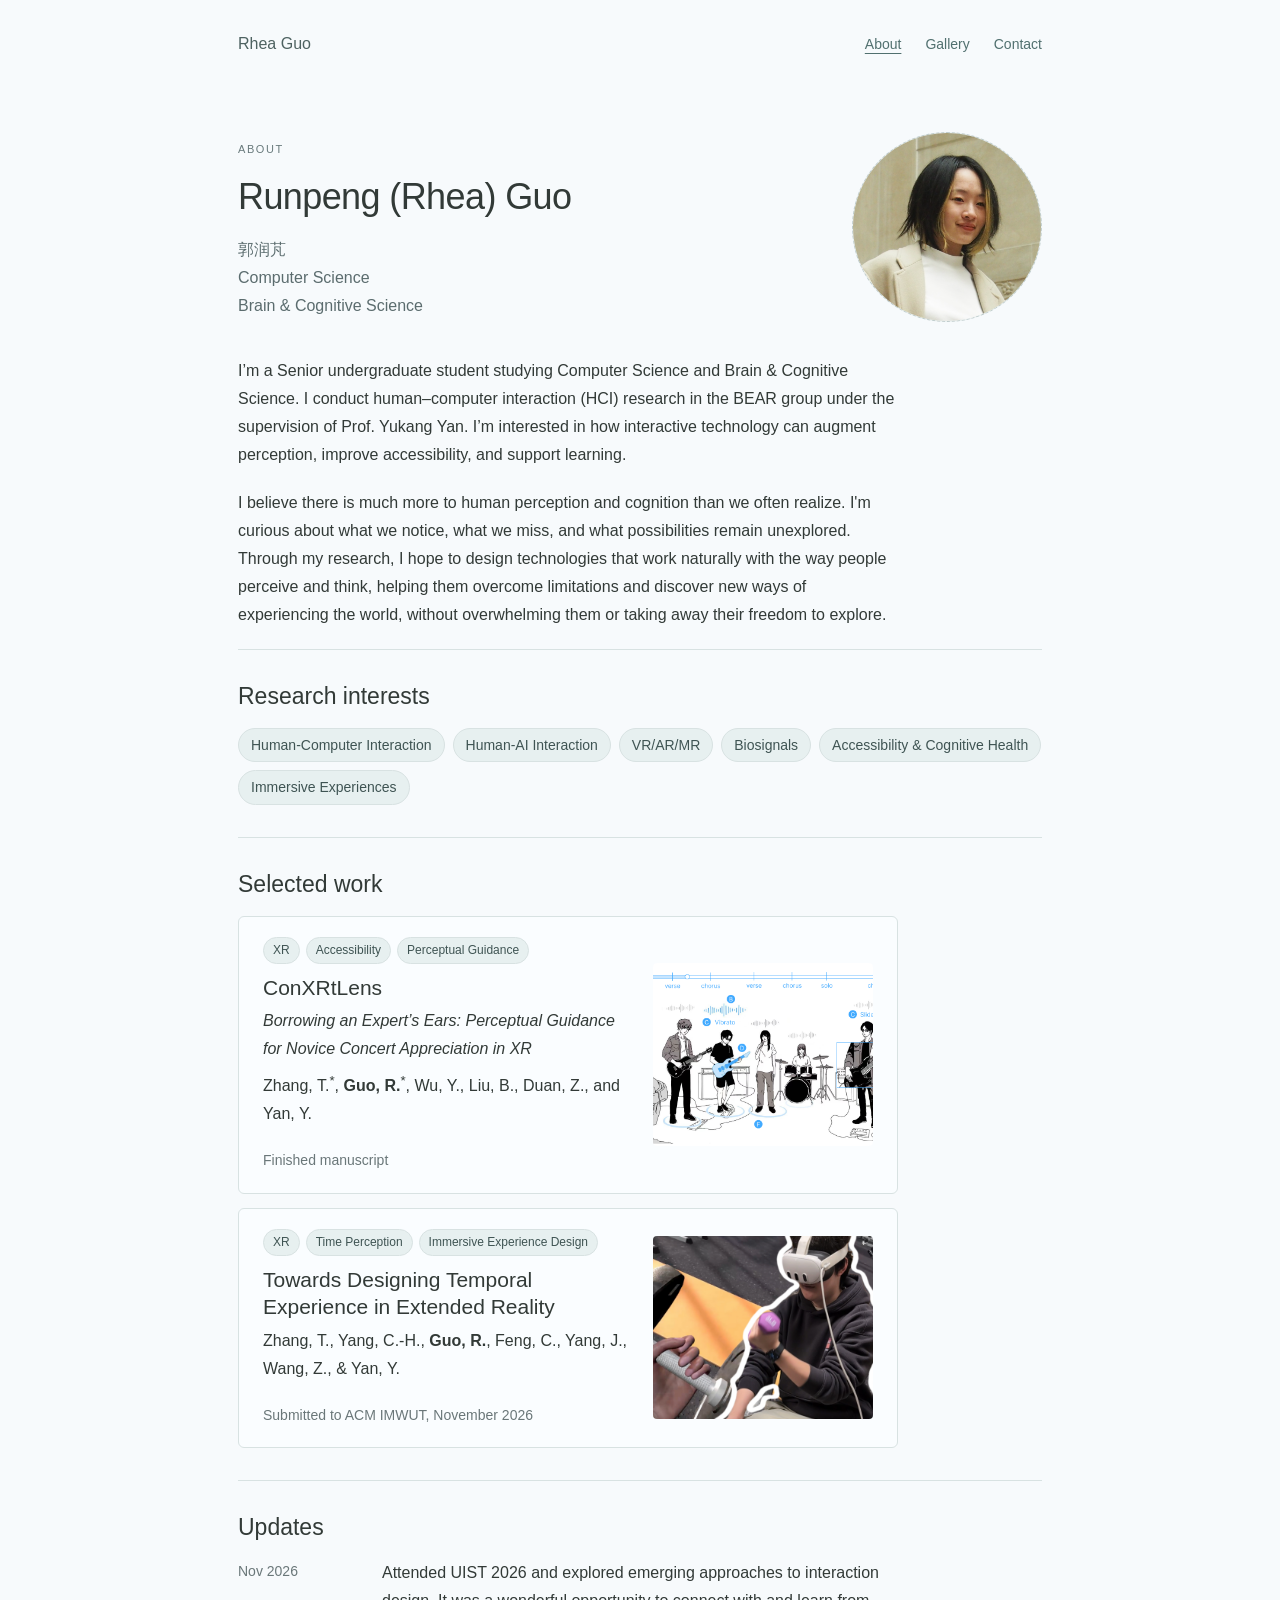
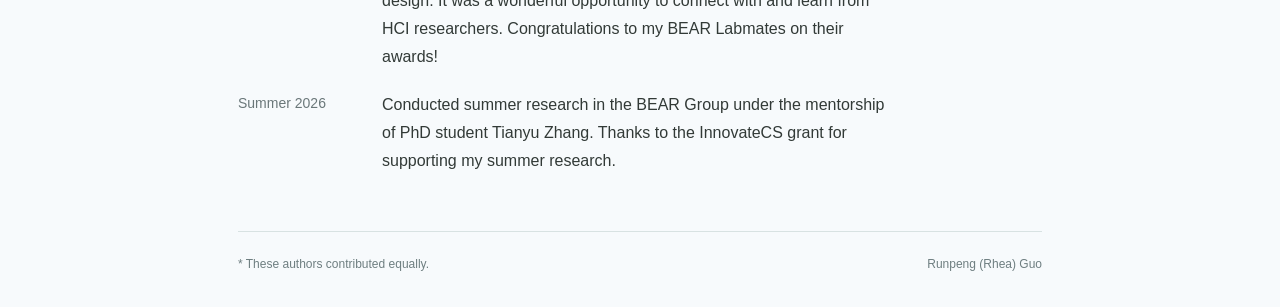
<file: index.html>
<!DOCTYPE html>
<html lang="en">
<head>
    <meta charset="UTF-8">
    <meta name="viewport" content="width=device-width, initial-scale=1.0">
    <meta
        name="description"
        content="Runpeng (Rhea) Guo — Computer Science and Brain &amp; Cognitive Science. Work, research interests, and personal explorations."
    >

    <title>About | Rhea Guo</title>

    <link rel="icon" type="image/png" sizes="64x64" href="assets/favicon-paw.png">
    <link rel="stylesheet" href="assets/style.css">
</head>

<body class="professional-mode">
    <a class="skip" href="#main">Skip to content</a>

    <div class="site">

        <!-- Header -->
        <header>
            <a class="brand" href="index.html">Rhea Guo</a>

            <nav aria-label="Main navigation">
                <a href="index.html" aria-current="page">About</a>
                <a href="gallery.html">Gallery</a>
                <a href="contact.html">Contact</a>
            </nav>
        </header>

        <!-- Main Content -->
        <main id="main">

            <!-- Profile Section -->
            <div class="profile">
                <div>
                    <span class="eyebrow">About</span>

                    <h1>Runpeng (Rhea) Guo</h1>

                    <p>
                        <span lang="zh-Hans">郭润芃</span><br>
                        Computer Science<br>
                        Brain &amp; Cognitive Science
                    </p>
                </div>

                <img class="portrait" src="assets/rhea-portrait.png" alt="Portrait of Runpeng (Rhea) Guo">
            </div>

            <!-- Introduction -->
            <p class="intro">
                I’m a Senior undergraduate student studying Computer Science and Brain &amp; Cognitive Science. I conduct human–computer interaction (HCI) research in the BEAR group under the supervision of Prof. Yukang Yan. I’m interested in how interactive technology can augment perception, improve accessibility, and support learning.
            </p>

            <p class="intro">
                I believe there is much more to human perception and cognition than we often realize. I'm curious about what we notice, what we miss, and what possibilities remain unexplored. Through my research, I hope to design technologies that work naturally with the way people perceive and think, helping them overcome limitations and discover new ways of experiencing the world, without overwhelming them or taking away their freedom to explore.
            </p>

            <!-- Research Interests -->
            <section>
                <h2>Research interests</h2>
                <ul class="interests research-tags" role="list">
                    <li>Human-Computer Interaction</li>
                    <li>Human-AI Interaction</li>
                    <li>VR/AR/MR</li>
                    <li>Biosignals</li>
                    <li>Accessibility &amp; Cognitive Health</li>
                    <li>Immersive Experiences</li>
                </ul>
            </section>

            <section aria-labelledby="selected-work">
                <h2 id="selected-work">Selected work</h2>
                <article class="featured-work featured-work-with-image">
                    <div>
                        <ul class="research-tags work-tags" role="list" aria-label="Project keywords">
                            <li>XR</li>
                            <li>Accessibility</li>
                            <li>Perceptual Guidance</li>
                        </ul>
                        <h3>ConXRtLens</h3>
                        <p class="work-subtitle"><cite>Borrowing an Expert’s Ears: Perceptual Guidance for Novice Concert Appreciation in XR</cite></p>
                        <p>Zhang, T.<sup>*</sup>, <strong>Guo, R.</strong><sup>*</sup>, Wu, Y., Liu, B., Duan, Z., and Yan, Y.</p>
                        <p class="muted">Finished manuscript</p>
                    </div>
                    <img class="work-thumbnail work-thumbnail-overview" src="assets/conxrtlens-overview.png" width="766" height="608"
                         alt="ConXRtLens concert scene with a song timeline and visual cues around the performers">
                </article>
                <article class="featured-work featured-work-with-image">
                    <div>
                        <ul class="research-tags work-tags" role="list" aria-label="Project keywords">
                            <li>XR</li>
                            <li>Time Perception</li>
                            <li>Immersive Experience Design</li>
                        </ul>
                        <h3>Towards Designing Temporal Experience in Extended Reality</h3>
                        <p>Zhang, T., Yang, C.-H., <strong>Guo, R.</strong>, Feng, C., Yang, J., Wang, Z., &amp; Yan, Y.</p>
                        <p class="muted">Submitted to ACM IMWUT, November 2026</p>
                    </div>
                    <img class="work-thumbnail" src="assets/temporal-demo.png" width="906" height="480"
                         alt="XR exercise demo with a headset wearer lifting a dumbbell">
                </article>
            </section>

            <section aria-labelledby="updates">
                <h2 id="updates">Updates</h2>
                <dl class="updates-list">
                    <div>
                        <dt class="muted"><time datetime="2026-11">Nov 2026</time></dt>
                        <dd>Attended UIST 2026 and explored emerging approaches to interaction design. It was a wonderful opportunity to connect with and learn from HCI researchers. Congratulations to my BEAR Labmates on their awards!</dd>
                    </div>
                    <div>
                        <dt class="muted">Summer 2026</dt>
                        <dd>Conducted summer research in the BEAR Group under the mentorship of PhD student Tianyu Zhang. Thanks to the InnovateCS grant for supporting my summer research.</dd>
                    </div>
                </dl>
            </section>
        </main>

        <!-- Footer -->
        <footer>
            <span>* These authors contributed equally.</span>
            <span>Runpeng (Rhea) Guo</span>
        </footer>

    </div>
</body>
</html>
</file>
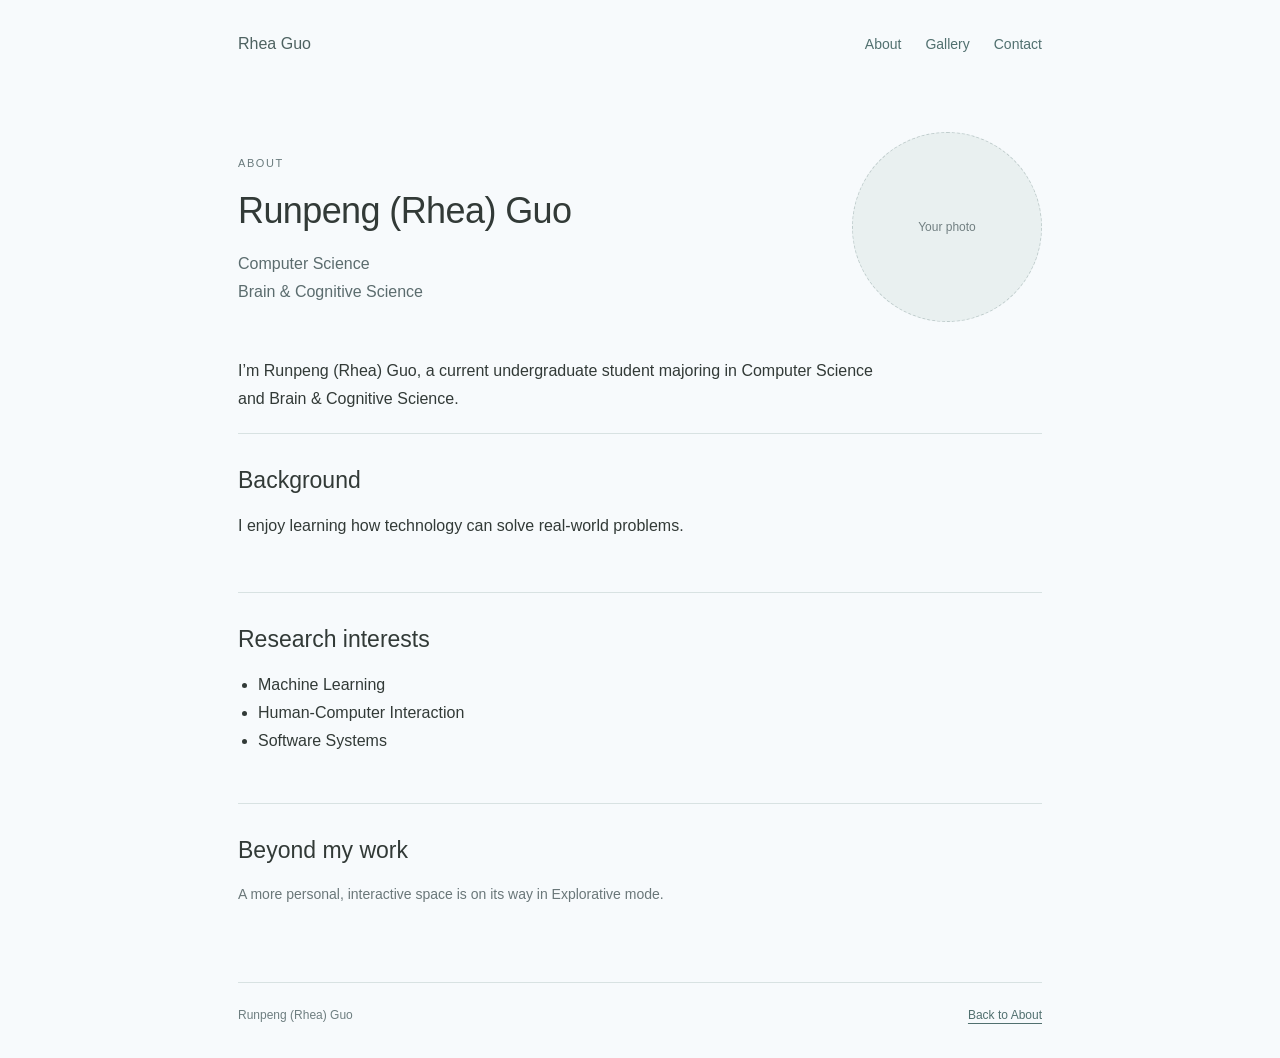
<file: about.html>
<!doctype html>
<html lang="en">
    <head>
        <meta charset="utf-8">
        <meta name="viewport" content="width=device-width, initial-scale=1">
        <meta name="description" content="Runpeng (Rhea) Guo — Computer Science and Brain &amp; Cognitive Science. Work, research interests, and personal explorations.">
        <title>Explorative | Rhea Guo</title>
        <link rel="icon" type="image/png" sizes="64x64" href="assets/favicon-paw.png">
        <link rel="stylesheet" href="assets/style.css">
        <script defer src="assets/reveal.js"></script>
    </head>

    <body>
        <a class="skip" href="#main">Skip to content</a>
        <div class="botanical" aria-hidden="true"></div>
        <div class="paper" aria-hidden="true"></div>
        <div class="site">
            <header>
                <a class="brand" href="index.html">Rhea Guo</a>
                <nav aria-label="Main navigation">
                    <a href="index.html">About</a>
                    <a href="gallery.html">Gallery</a>
                    <a href="contact.html">Contact</a>
                </nav>
            </header>

            <main id="main">
                <div class="profile">
                    <div>
                        <span class="eyebrow">About</span>
                        <h1>Runpeng (Rhea) Guo</h1>
                        <p>Computer Science<br>Brain &amp; Cognitive Science</p>
                    </div>
                    <!-- Replace this placeholder with an img using class="portrait" and alt="Rhea Guo" when a photo is available. -->
                    <div class="portrait" role="img" aria-label="Portrait placeholder">Your photo</div>
                </div>
                <p class="intro">I’m Runpeng (Rhea) Guo, a current undergraduate student majoring in Computer Science and Brain &amp; Cognitive Science.</p>

                <section>
                    <h2>Background</h2>
                    <p>I enjoy learning how technology can solve real-world problems.</p>
                </section>

                <section>
                    <h2>Research interests</h2>
                    <ul class="interests">
                        <li>Machine Learning</li>
                        <li>Human-Computer Interaction</li>
                        <li>Software Systems</li>
                    </ul>
                </section>

                <section>
                    <h2>Beyond my work</h2>
                    <p class="muted">A more personal, interactive space is on its way in Explorative mode.</p>
                </section>
            </main>

            <footer>
                <span>Runpeng (Rhea) Guo</span>
                <a href="index.html">Back to About</a>
            </footer>
        </div>
    </body>
</html>
</file>
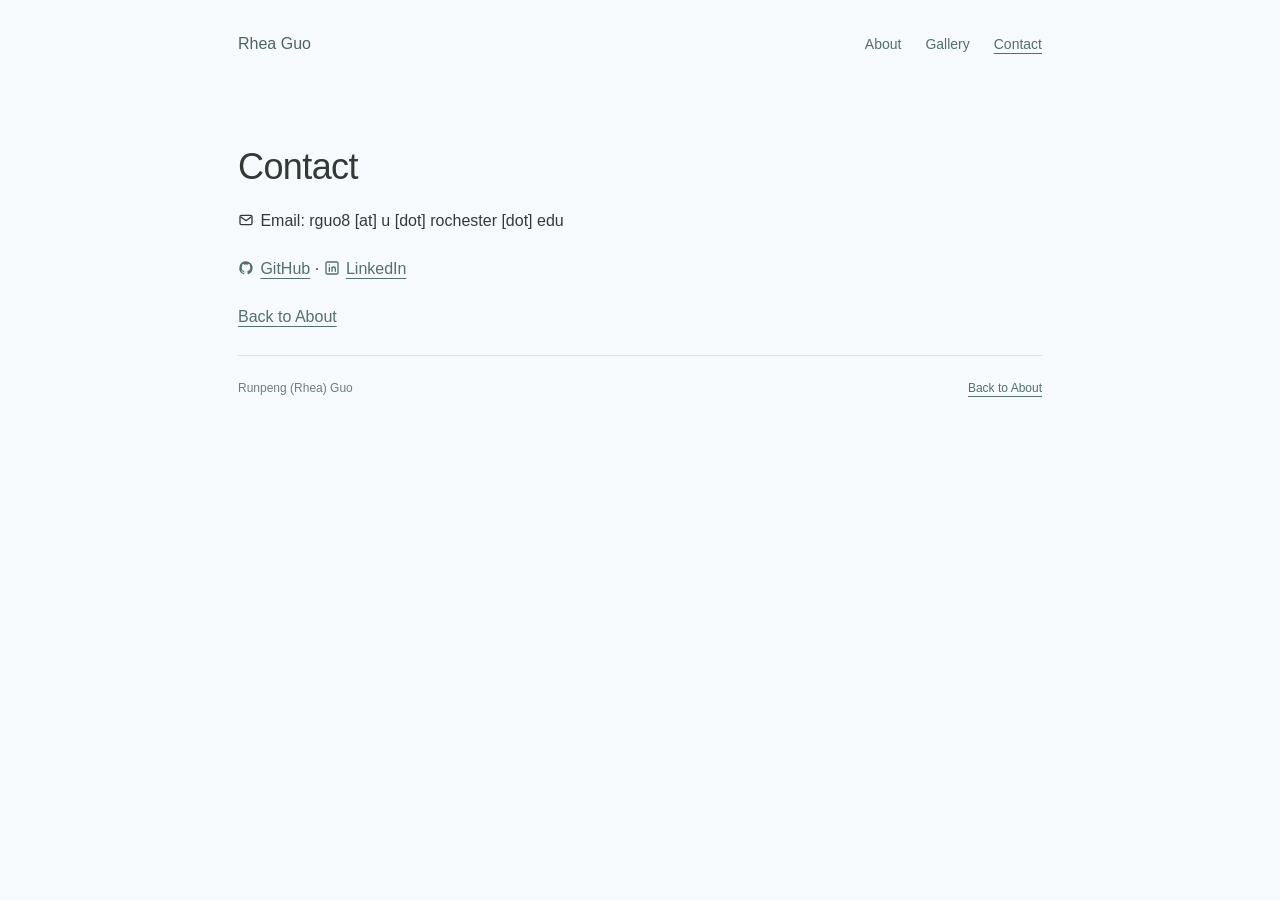
<file: contact.html>
<!doctype html>
<html lang="en">
    <head>
        <meta charset="utf-8">
        <meta name="viewport" content="width=device-width, initial-scale=1">
        <meta name="description" content="Runpeng (Rhea) Guo — Computer Science and Brain &amp; Cognitive Science. Work, research interests, and personal explorations.">
        <title>Contact | Rhea Guo</title>
        <link rel="icon" type="image/png" sizes="64x64" href="assets/favicon-paw.png">
        <link rel="stylesheet" href="assets/style.css">
        <script defer src="assets/reveal.js"></script>
    </head>

    <body>
        <a class="skip" href="#main">Skip to content</a>
        <div class="botanical" aria-hidden="true"></div>
        <div class="paper" aria-hidden="true"></div>
        <div class="site">
            <header>
                <a class="brand" href="index.html">Rhea Guo</a>
                <nav aria-label="Main navigation">
                    <a href="index.html">About</a>
                    <a href="gallery.html">Gallery</a>
                    <a href="contact.html" aria-current="page">Contact</a>
                </nav>
            </header>

            <main id="main">
                <h1>Contact</h1>
                <p><svg class="contact-icon" aria-hidden="true" viewBox="0 0 24 24" fill="none"><rect x="3" y="5" width="18" height="14" rx="2" stroke="currentColor" stroke-width="2"/><path d="m4 7 8 6 8-6" stroke="currentColor" stroke-width="2" stroke-linejoin="round"/></svg>Email: rguo8 [at] u [dot] rochester [dot] edu</p>
                <p><a href="https://github.com/Rhea-G3"><svg class="contact-icon" aria-hidden="true" viewBox="0 0 24 24" fill="currentColor"><path d="M12 2a10 10 0 0 0-3.16 19.49c.5.09.68-.22.68-.48v-1.86c-2.78.6-3.37-1.18-3.37-1.18-.45-1.16-1.11-1.47-1.11-1.47-.91-.62.07-.61.07-.61 1 .07 1.53 1.03 1.53 1.03.89 1.53 2.34 1.09 2.91.83.09-.65.35-1.09.63-1.34-2.22-.25-4.55-1.11-4.55-4.95 0-1.09.39-1.99 1.03-2.69-.1-.25-.45-1.27.1-2.65 0 0 .84-.27 2.75 1.03A9.6 9.6 0 0 1 12 6.81c.85 0 1.71.11 2.51.34 1.91-1.3 2.75-1.03 2.75-1.03.55 1.38.2 2.4.1 2.65.64.7 1.03 1.6 1.03 2.69 0 3.85-2.34 4.7-4.57 4.95.36.31.68.92.68 1.85v2.75c0 .27.18.58.69.48A10 10 0 0 0 12 2Z"/></svg>GitHub</a> · <a href="https://www.linkedin.com/in/runpeng-rhea-guo-134566343"><svg class="contact-icon" aria-hidden="true" viewBox="0 0 24 24" fill="none"><rect x="3" y="3" width="18" height="18" rx="2" stroke="currentColor" stroke-width="2"/><path d="M8 11v6m4 0v-6m0 2a2.5 2.5 0 0 1 5 0v4" stroke="currentColor" stroke-width="2" stroke-linecap="round"/><circle cx="8" cy="7.5" r="1" fill="currentColor"/></svg>LinkedIn</a></p>
                <a href="index.html">Back to About</a>
            </main>

            <footer>
                <span>Runpeng (Rhea) Guo</span>
                <a href="index.html">Back to About</a>
            </footer>
        </div>
    </body>
</html>
</file>
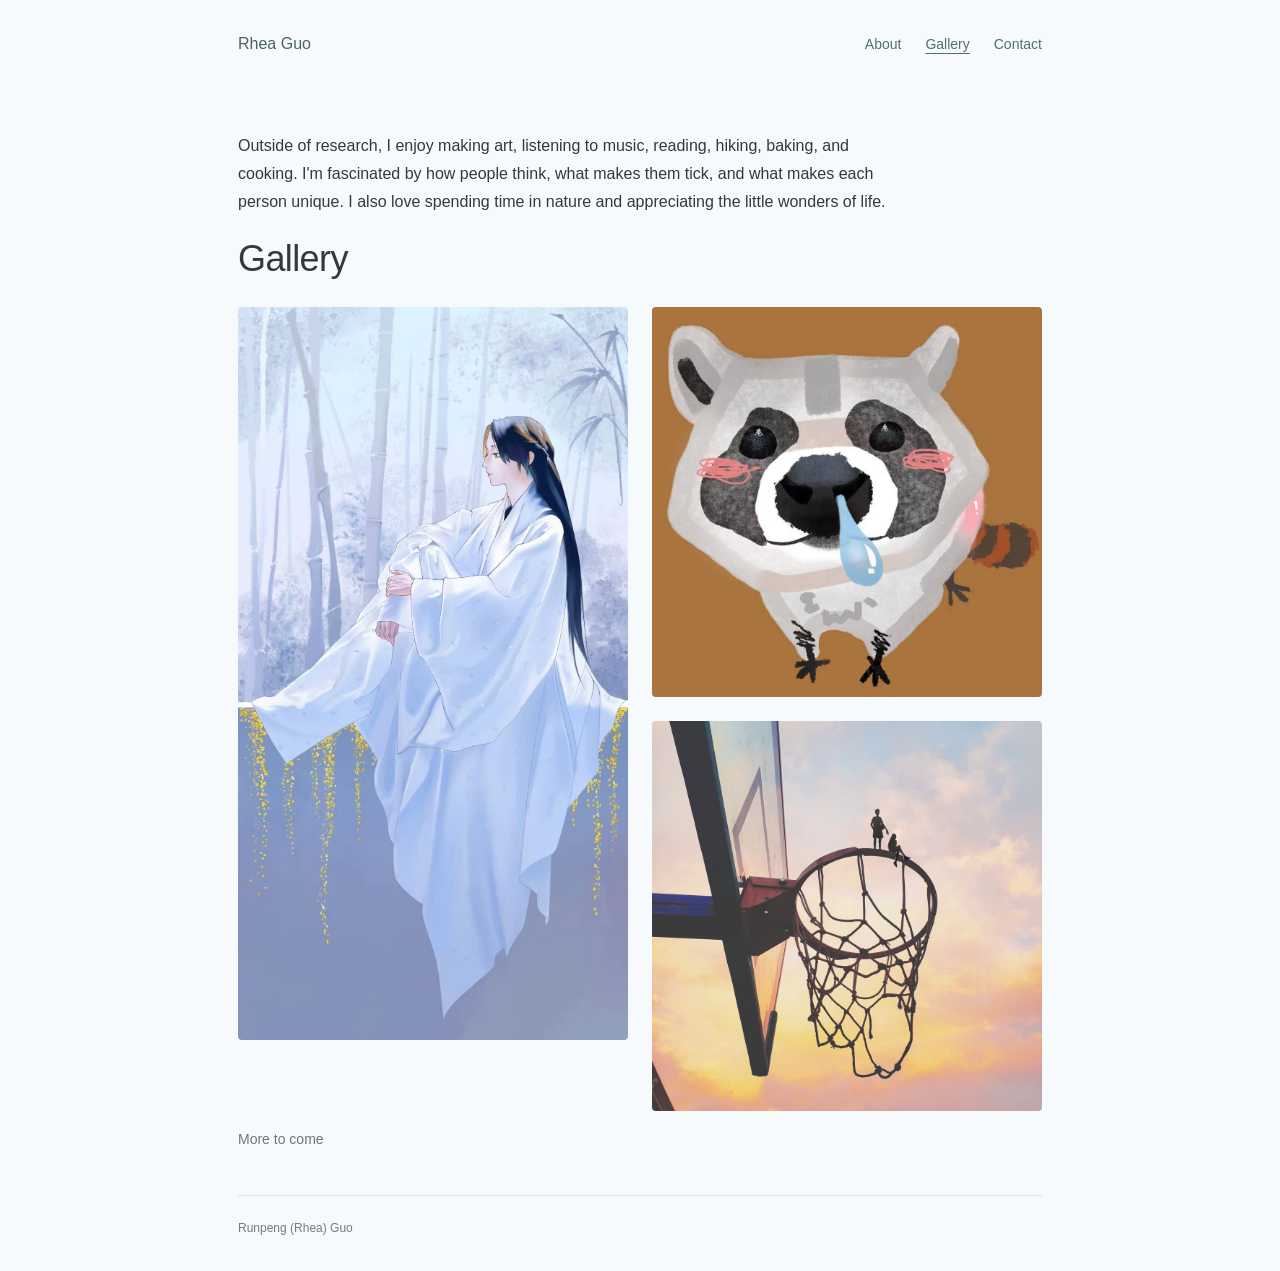
<file: gallery.html>
<!doctype html>
<html lang="en">
<head>
    <meta charset="utf-8">
    <meta name="viewport" content="width=device-width, initial-scale=1">
    <title>Gallery | Rhea Guo</title>
    <link rel="icon" type="image/png" sizes="64x64" href="assets/favicon-paw.png">
    <link rel="stylesheet" href="assets/style.css">
    <style>
        .gallery-grid {
            display: grid;
            grid-template-columns: repeat(2, minmax(0, 1fr));
            align-items: start;
            gap: 24px;
            margin: 24px 0 16px;
        }
        .gallery-grid a {
            display: block;
        }
        .gallery-grid img {
            display: block;
            width: 100%;
            height: auto;
            border-radius: 4px;
        }
        @media (min-width: 541px) {
            .gallery-grid a:first-child {
                grid-row: span 2;
            }
        }
        @media (max-width: 540px) {
            .gallery-grid {
                grid-template-columns: minmax(0, 1fr);
            }
        }
    </style>
</head>
<body>
    <a class="skip" href="#main">Skip to content</a>
    <div class="site">
        <header>
            <a class="brand" href="index.html">Rhea Guo</a>
            <nav aria-label="Main navigation">
                <a href="index.html">About</a>
                <a href="gallery.html" aria-current="page">Gallery</a>
                <a href="contact.html">Contact</a>
            </nav>
        </header>
        <main id="main">
            <p class="intro">Outside of research, I enjoy making art, listening to music, reading, hiking, baking, and cooking. I'm fascinated by how people think, what makes them tick, and what makes each person unique. I also love spending time in nature and appreciating the little wonders of life.</p>
            <h1>Gallery</h1>
            <div class="gallery-grid">
                <a href="assets/gallery-bamboo.jpg" aria-label="View full-size bamboo illustration">
                    <img src="assets/gallery-bamboo.jpg" width="1079" height="2029" alt="A figure in flowing white robes seated in a blue bamboo grove">
                </a>
                <a href="assets/gallery-raccoon.jpg" aria-label="View full-size raccoon illustration">
                    <img src="assets/gallery-raccoon.jpg" width="1080" height="1080" alt="A cartoon raccoon with pink cheeks on a warm brown background">
                </a>
                <a href="assets/gallery-basketball-sunset.jpg" aria-label="View full-size basketball hoop image">
                    <img src="assets/gallery-basketball-sunset.jpg" width="1080" height="1080" alt="Two small silhouettes on a basketball rim against a sunset sky">
                </a>
            </div>
            <p class="muted">More to come</p>
        </main>
        <footer><span>Runpeng (Rhea) Guo</span></footer>
    </div>
</body>
</html>
</file>
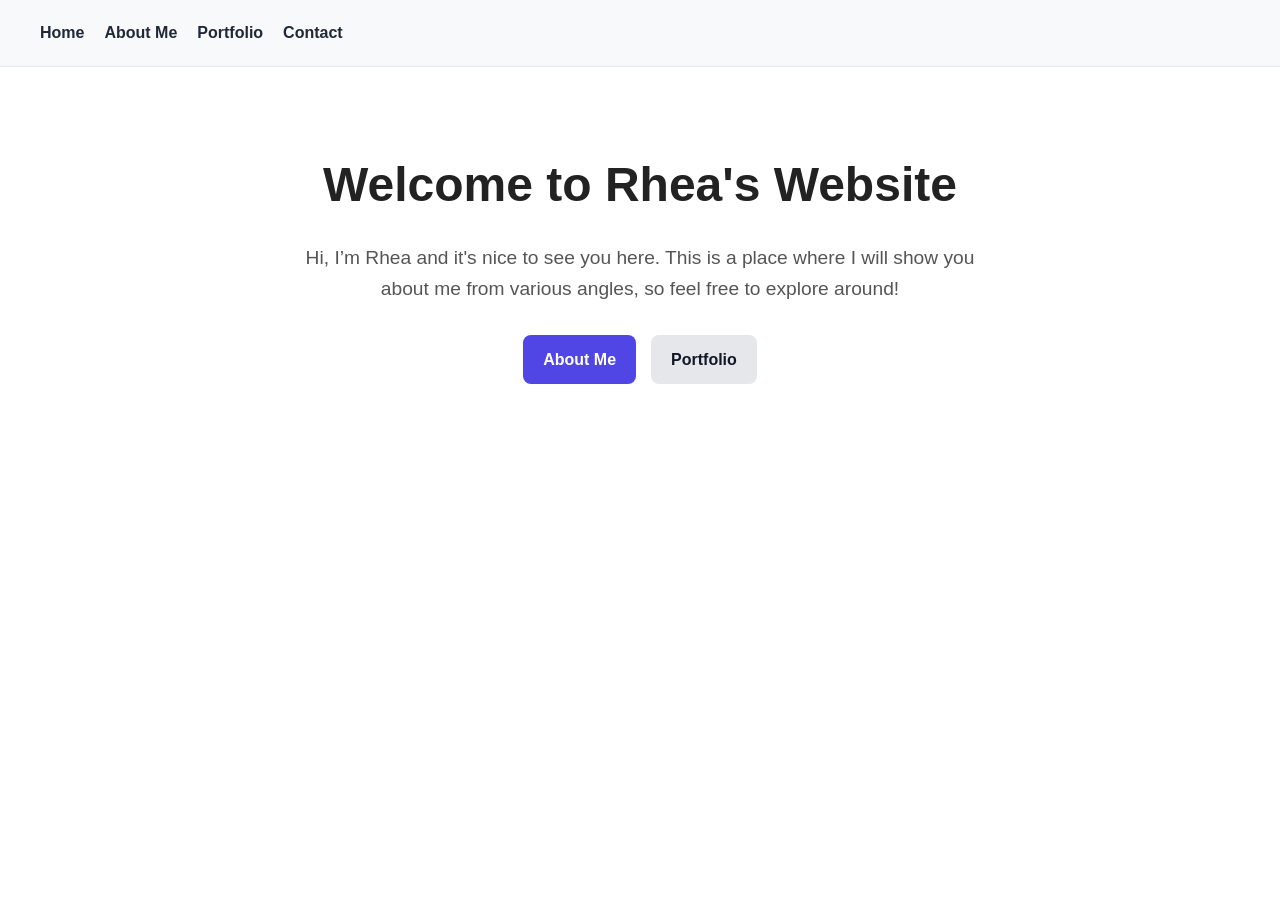
<file: home.html>
<!DOCTYPE html>
<html lang="en">
<head>
  <meta charset="UTF-8">
  <meta name="viewport" content="width=device-width, initial-scale=1.0">
  <title>Rhea Guo</title>
  <style>
    body {
      margin: 0;
      font-family: Arial, sans-serif;
      background-color: #ffffff;
      color: #222;
      line-height: 1.6;
    }

    header {
      background: #f8f9fb;
      border-bottom: 1px solid #e5e7eb;
      padding: 20px 40px;
    }

    nav {
      display: flex;
      gap: 20px;
      flex-wrap: wrap;
    }

    nav a {
      text-decoration: none;
      color: #1f2937;
      font-weight: 600;
    }

    nav a:hover {
      color: #2563eb;
    }

    .hero {
      max-width: 900px;
      margin: 80px auto;
      padding: 0 40px;
      text-align: center;
    }

    .hero h1 {
      font-size: 3rem;
      margin-bottom: 20px;
    }

    .hero p {
      font-size: 1.2rem;
      color: #555;
      max-width: 700px;
      margin: 0 auto 30px auto;
    }

    .buttons {
      display: flex;
      justify-content: center;
      gap: 15px;
      flex-wrap: wrap;
    }

    .button {
      display: inline-block;
      padding: 12px 20px;
      border-radius: 8px;
      text-decoration: none;
      font-weight: 600;
    }

    .primary {
      background: #4f46e5;
      color: white;
    }

    .secondary {
      background: #e5e7eb;
      color: #111827;
    }

    .button:hover {
      opacity: 0.9;
    }
  </style>
</head>

<body>
  <header>
    <nav>
      <a href="index.html">Home</a>
      <a href="about.html">About Me</a>
      <a href="portfolio.html">Portfolio</a>
      <a href="contact.html">Contact</a>
    </nav>
  </header>

  <main class="hero">
    <h1>Welcome to Rhea's Website</h1>
    <p>
      Hi, I’m Rhea and it's nice to see you here. This is a place where I will show you about me from various angles, so feel free to explore around!
    </p>

    <div class="buttons">
      <a class="button primary" href="about.html">About Me</a>
      <a class="button secondary" href="portfolio.html">Portfolio</a>
    </div>
  </main>
</body>
</html>
</file>
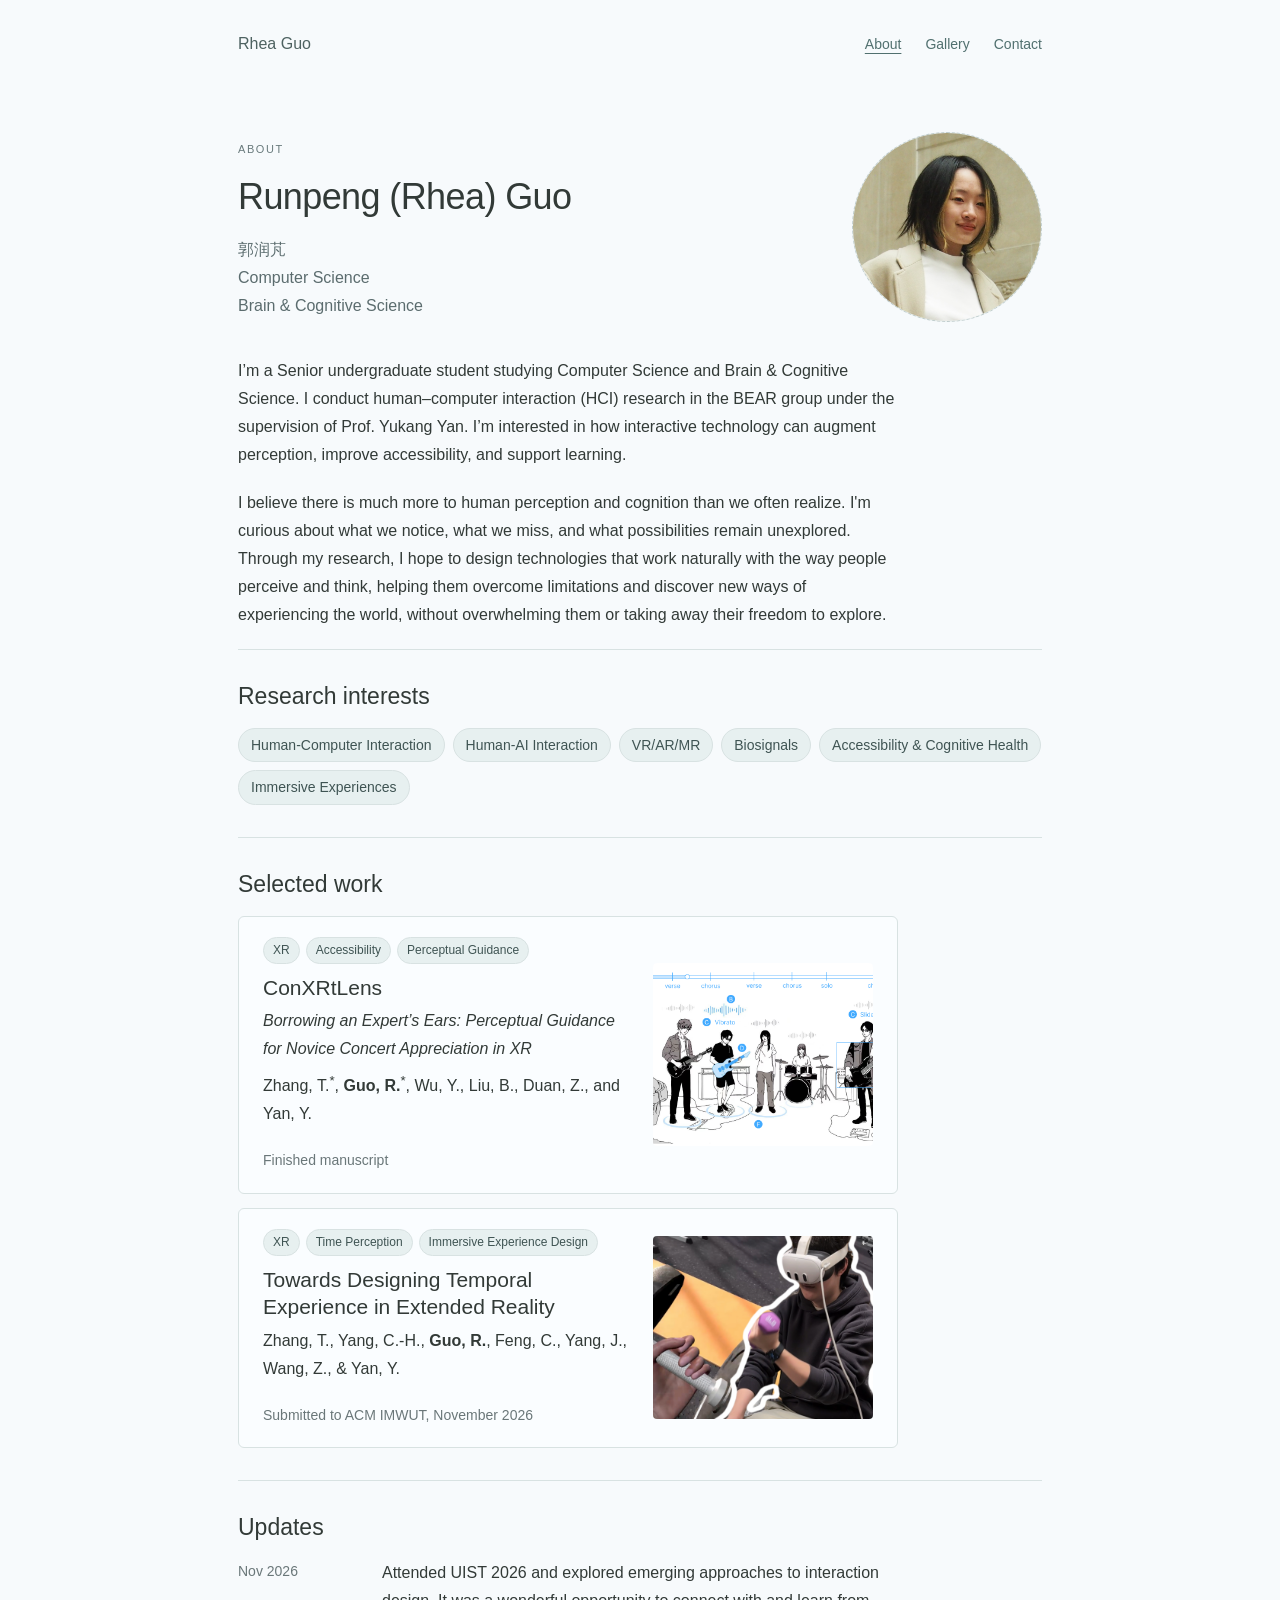
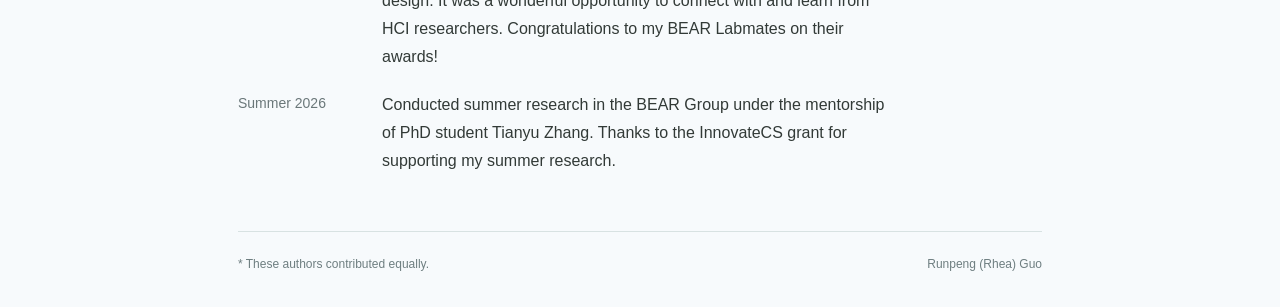
<file: portfolio.html>
<!doctype html>
<html lang="en">
<head>
    <meta charset="utf-8">
    <meta name="viewport" content="width=device-width, initial-scale=1">
    <meta http-equiv="refresh" content="0; url=index.html#selected-work">
    <title>About | Rhea Guo</title>
</head>
<body>
    <p><a href="index.html#selected-work">Continue to Rhea Guo’s About page</a></p>
</body>
</html>
</file>
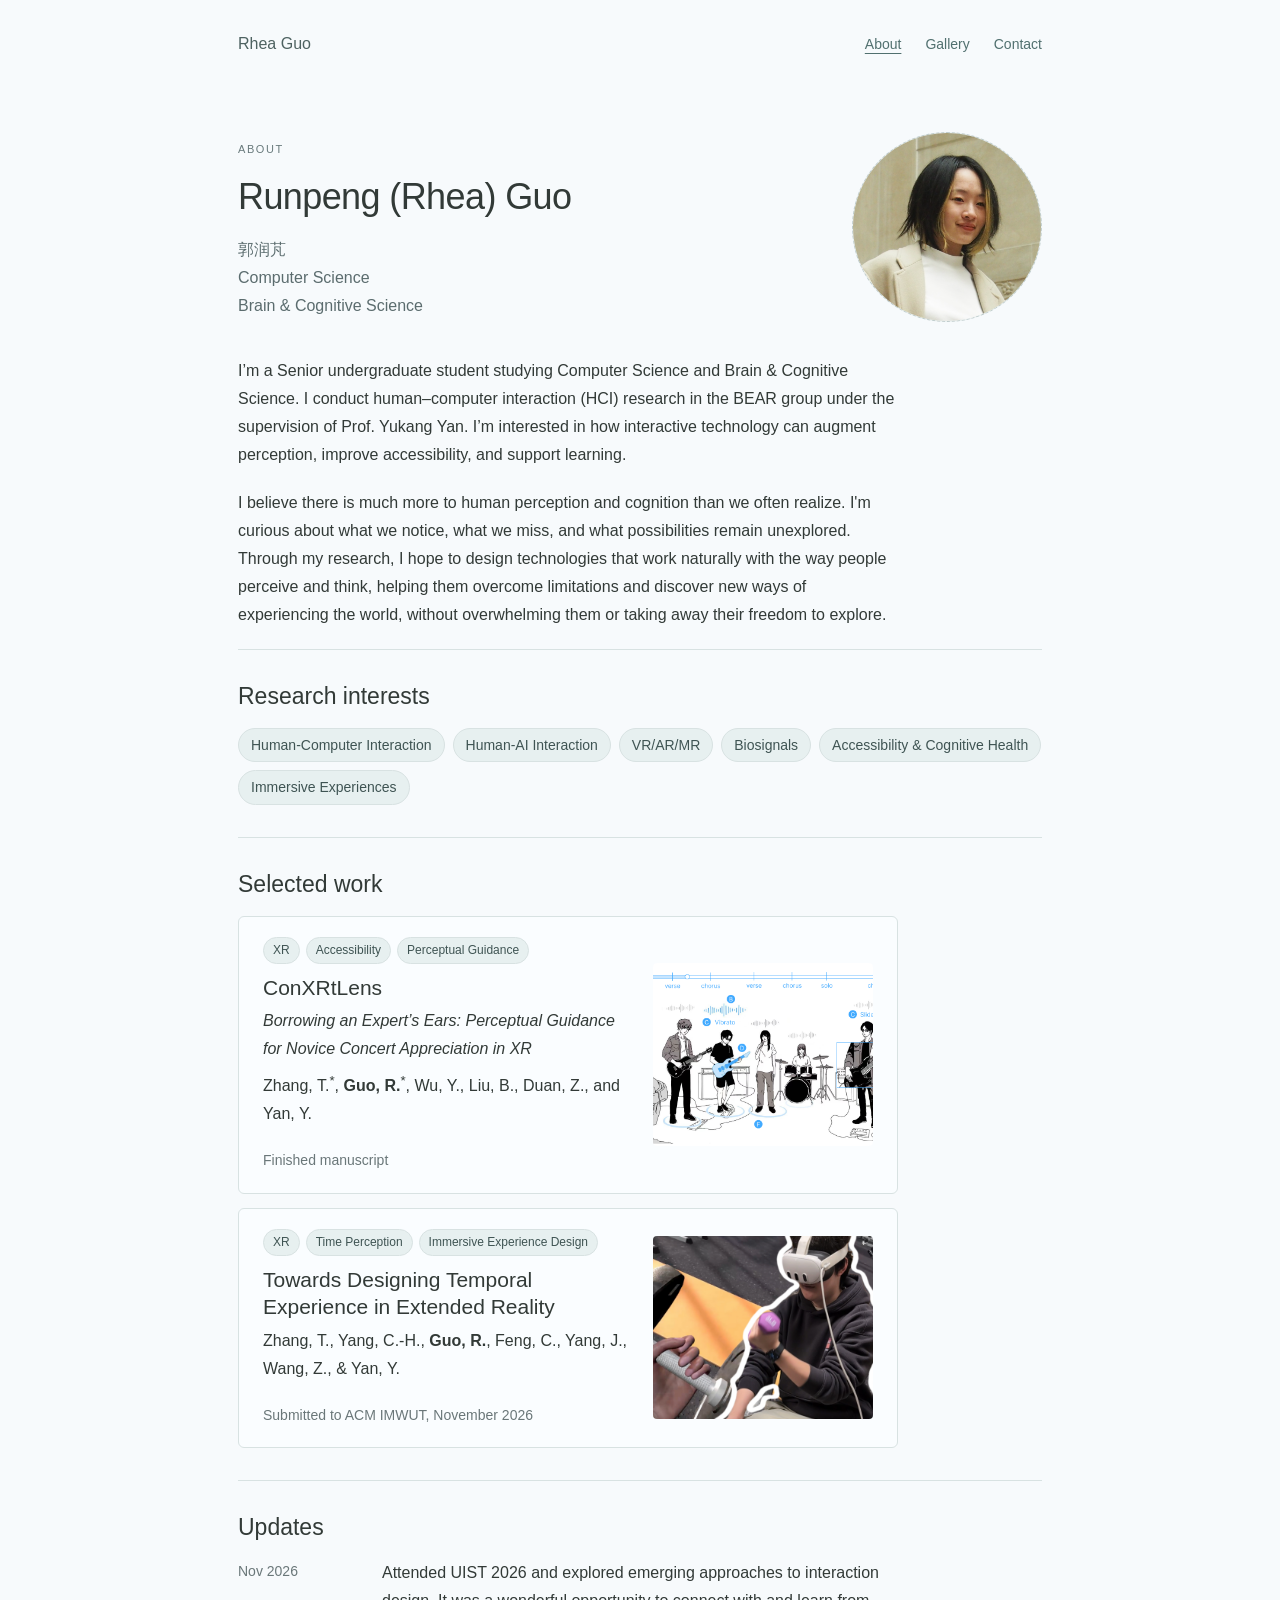
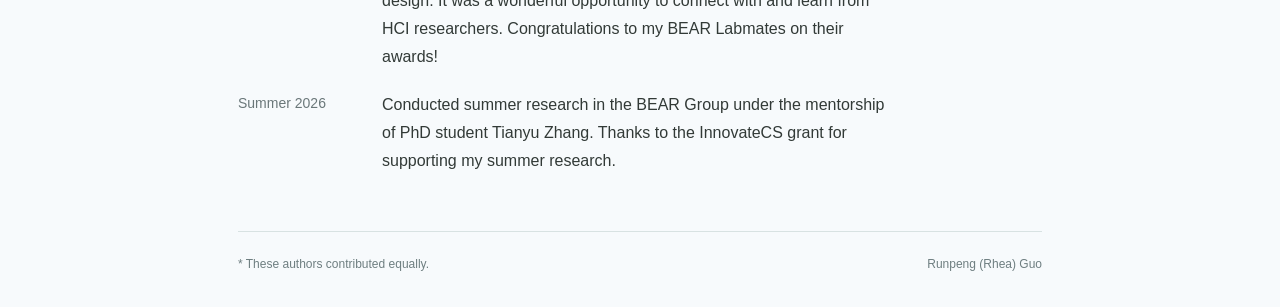
<file: professional.html>
<!doctype html>
<html lang="en">
<head>
    <meta charset="utf-8">
    <meta name="viewport" content="width=device-width, initial-scale=1">
    <meta http-equiv="refresh" content="0; url=index.html">
    <title>About | Rhea Guo</title>
</head>
<body>
    <p><a href="index.html">Continue to Rhea Guo’s About page</a></p>
</body>
</html>
</file>
<file: assets/style.css>
:root {
    font-family: -apple-system,BlinkMacSystemFont,"Segoe UI",sans-serif;
    color: hsl(157 7.40741% 21.17647%);
    background: hsl(202 45.45455% 97.84314%);
    font-size: 16px;
    line-height: 1.75;
}

* {
    box-sizing: border-box;
}

body {
    margin: 0;
    min-height: 100vh;
}

a {
    color: hsl(178 16.06218% 37.84314%);
    text-underline-offset: 4px;
}

a:hover {
    color: hsl(178 26.95652% 22.54902%);
}

a:focus-visible,button:focus-visible {
    outline: 2px solid hsl(178 16.43192% 41.76471%);
    outline-offset: 5px;
}

.botanical {
    position: fixed;
    inset: 0;
    z-index: 0;
    pointer-events: none;
    background: hsl(202 45.45455% 97.84314%) url('pressed-specimens.jpg') center/cover no-repeat;
    filter: saturate(.7);
}

.paper {
    position: fixed;
    inset: 0;
    z-index: 1;
    pointer-events: none;
    background: hsl(202 45.45455% 97.84314%);
}

.paper.revealing {
    mask-image: radial-gradient(circle 180px at var(--x,-500px) var(--y,-500px),rgba(0,0,0,.55),rgba(0,0,0,.72) 35%,#000 100%);
    -webkit-mask-image: radial-gradient(circle 180px at var(--x,-500px) var(--y,-500px),rgba(0,0,0,.55),rgba(0,0,0,.72) 35%,#000 100%);
}

.site {
    position: relative;
    z-index: 2;
    max-width: 900px;
    margin: auto;
    padding: 30px 48px 32px;
}

header {
    display: flex;
    justify-content: space-between;
    align-items: center;
    gap: 24px;
}

header .brand {
    text-decoration: none;
    color: hsl(178 11.36364% 34.50980%);
    font-weight: 500;
}

nav {
    display: flex;
    gap: 24px;
    flex-wrap: wrap;
    font-size: 14px;
}

nav a {
    text-decoration: none;
}

nav [aria-current=page] {
    text-decoration: underline;
}

main {
    padding: 74px 0 24px;
}

h1,h2,h3 {
    font-weight: 500;
    line-height: 1.3;
}

h1 {
    font-size: 36px;
    margin: 12px 0 16px;
    letter-spacing: -.6px;
}

h2 {
    font-size: 23px;
    margin: 0 0 16px;
}

h3 {
    font-size: 18px;
}

p {
    margin: 0 0 20px;
}

.eyebrow {
    font-size: 11px;
    letter-spacing: 1.6px;
    color: hsl(187 8.29694% 44.90196%);
    text-transform: uppercase;
}

.profile {
    display: flex;
    align-items: center;
    justify-content: space-between;
    gap: 32px;
    margin: 0 0 35px;
}

.profile p {
    margin: 0;
    color: hsl(187 9.45274% 39.41176%);
}

.portrait {
    width: 190px;
    height: 190px;
    flex: 0 0 190px;
    border-radius: 50%;
    background: hsl(178 18.91892% 92.74510%);
    border: 1px dashed hsl(178 11.30435% 77.45098%);
    color: hsl(187 6.61157% 47.45098%);
    display: flex;
    align-items: center;
    justify-content: center;
    font-size: 12px;
    object-fit: cover;
}

section {
    padding: 32px 0;
    border-top: 1px solid hsl(178 14.70588% 86.66667%);
}

.intro {
    max-width: 660px;
}

.interests {
    padding-left: 20px;
}

.muted {
    color: hsl(187 6.60793% 44.50980%);
    font-size: 14px;
}

.choices {
    display: grid;
    grid-template-columns: 1fr 1fr;
    gap: 36px;
    margin-top: 50px;
}

.choice {
    border-top: 1px solid hsl(178 14.70588% 86.66667%);
    padding-top: 24px;
}

.choice p {
    font-size: 14px;
    color: hsl(187 8.65385% 40.78431%);
}

.choice h2 {
    font-size: 22px;
}

.entry {
    padding-top: 100px;
    padding-bottom: 100px;
}

.entry>p {
    max-width: 580px;
}

.status {
    font-size: 13px;
    color: hsl(187 7.14286% 49.41176%);
}

.cta {
    display: inline-block;
    margin-top: 8px;
}

footer {
    display: flex;
    justify-content: space-between;
    flex-wrap: wrap;
    gap: 16px;
    border-top: 1px solid hsl(178 14.70588% 86.66667%);
    padding-top: 22px;
    font-size: 12px;
    color: hsl(187 7.56303% 46.66667%);
}

.skip {
    position: absolute;
    left: 20px;
    top: -100px;
    z-index: 5;
    background: hsl(202 45.45455% 97.84314%);
    padding: 10px;
}

.skip:focus {
    top: 10px;
}

@media (max-width:600px) {
    .site {
        padding: 24px;
    }

    header {
        align-items: flex-start;
        flex-direction: column;
        gap: 15px;
    }

    nav {
        gap: 20px;
    }

    main {
        padding-top: 48px;
    }

    .profile {
        gap: 18px;
    }

    .portrait {
        width: 120px;
        height: 120px;
        flex-basis: 120px;
    }

    h1 {
        font-size: 29px;
    }

    .choices {
        grid-template-columns: 1fr;
        gap: 28px;
    }

    .entry {
        padding-top: 65px;
        padding-bottom: 60px;
    }

}

@media (prefers-reduced-motion:reduce) {
    .paper.revealing {
        mask-image: none;
        -webkit-mask-image: none;
    }

}

.professional-mode .featured-work {
    max-width: 660px;
    padding: 20px 24px;
    border: 1px solid hsl(178 14.70588% 86.66667%);
    border-radius: 6px;
    background: hsl(202 100.00000% 99.01961%);
}

.featured-work h3 {
    margin: 0 0 6px;
    font-size: 21px;
}

.featured-work .work-subtitle {
    margin-bottom: 6px;
}

.featured-work p:last-child {
    margin-bottom: 0;
}

.featured-work + .featured-work {
    margin-top: 14px;
}

.featured-work .muted {
    margin-top: 10px;
}

.professional-mode .research-tags {
    display: flex;
    flex-wrap: wrap;
    gap: 8px;
    margin: 0;
    padding: 0;
    list-style: none;
}

.professional-mode .research-tags li {
    padding: 4px 12px;
    border: 1px solid hsl(178 14.70588% 86.66667%);
    border-radius: 999px;
    background: hsl(178 23.07692% 92.35294%);
    color: hsl(178 14.28571% 28.82353%);
    font-size: 14px;
}

.professional-mode .work-tags {
    gap: 6px;
    margin-bottom: 10px;
}

.professional-mode .work-tags li {
    padding: 2px 9px;
    font-size: 12px;
}

.featured-work-with-image {
    display: grid;
    grid-template-columns: minmax(0, 1fr) min(36%, 228px);
    align-items: center;
    gap: clamp(12px, 3vw, 20px);
}

.work-thumbnail {
    display: block;
    width: 100%;
    height: auto;
    aspect-ratio: 6 / 5;
    object-fit: cover;
    object-position: right center;
    border-radius: 4px;
}

.work-thumbnail-overview {
    object-position: center;
}

@media (max-width: 480px) {
    .featured-work-with-image {
        grid-template-columns: minmax(0, 1fr);
    }

    .work-thumbnail {
        width: min(228px, 100%);
    }
}

.updates-list {
    display: grid;
    gap: 20px;
    margin: 0;
    max-width: 660px;
}

.updates-list > div {
    display: grid;
    grid-template-columns: 8rem minmax(0, 1fr);
    gap: 16px;
}

.updates-list dd {
    margin: 0;
}

@media (max-width: 540px) {
    .updates-list > div {
        grid-template-columns: minmax(0, 1fr);
        gap: 4px;
    }
}

.contact-icon {
    display: inline-block;
    width: 1em;
    height: 1em;
    margin-inline-end: 0.4em;
    vertical-align: -0.15em;
}
</file>
